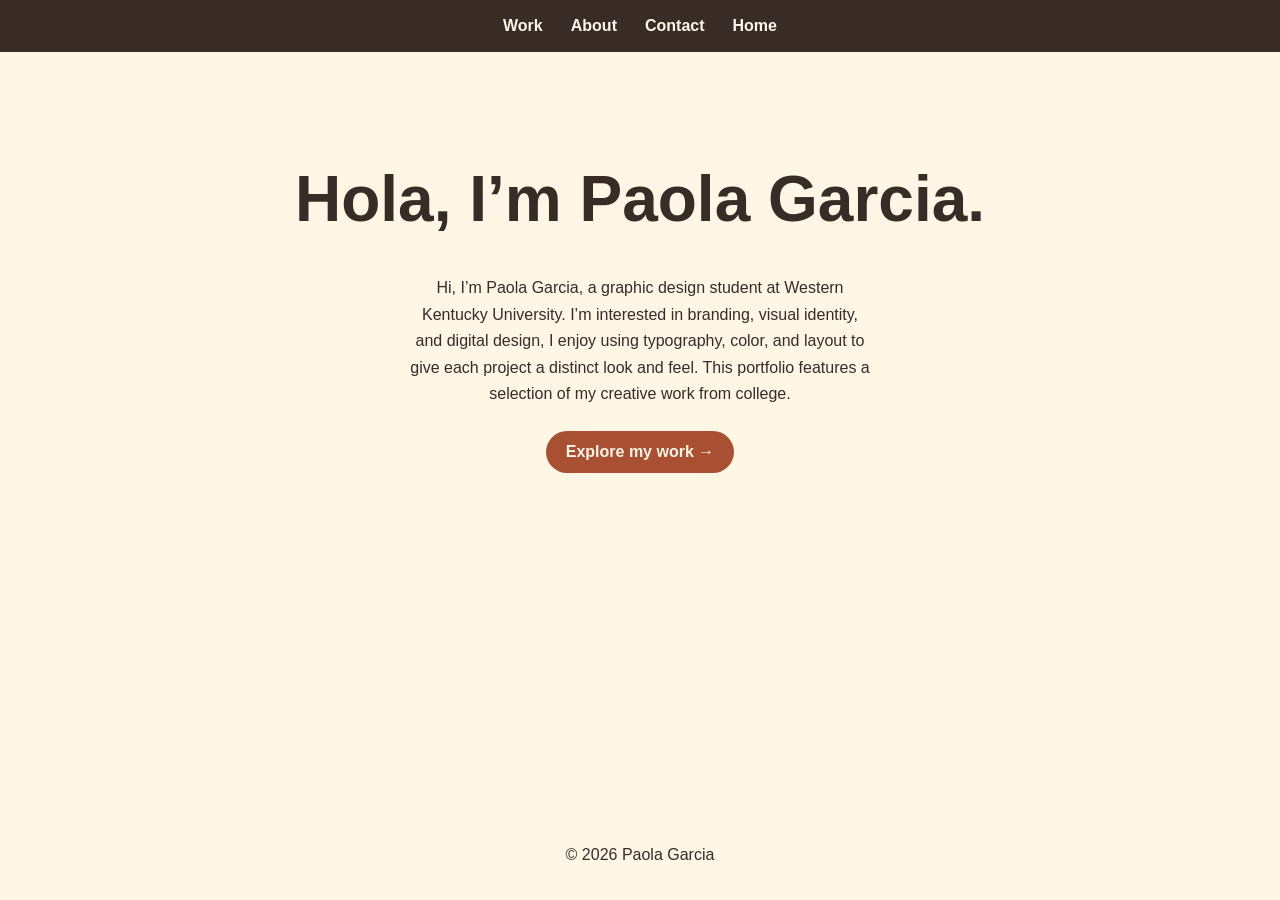
<file: index.html>
<!doctype html>
<html>
<head>
<meta charset="utf-8">
	 <meta name="viewport"
        content="width=device-width, initial-scale=1.0">

  

  <title>Paola Garcia | Portfolio</title>

  <link rel="stylesheet" href="style.css">
<title>Index</title>
</head>

<body class="home-page">
	<body class="home-page">

 
  <header class="site-header">
   

    <!-- Navegación principal del portafolio -->
<nav aria-label="Main navigation">
  <a href="Work.html">Work</a>
  <a href="about.html">About</a>
  <a href="contact.html">Contact</a>
	<a href="index.html#home">Home</a>
</nav>
  </header>

<!-- Presentar mi portafolio en la página de inicio -->
<section class="home-intro">
  <h1>Hola, I’m Paola Garcia.</h1>
  <p>
  Hi, I’m Paola Garcia, a graphic design student at Western Kentucky University. I’m interested in branding, visual identity, and digital design, I enjoy using typography, color, and layout to give each project a distinct look and feel. This portfolio features a selection of my creative work from college.</p>
  <a class="project-button" href="Work.html">Explore my work →</a>
</section>
		
<footer class="home-footer">   <p>© 2026 Paola Garcia</p> </footer>


</body>
</body>
</html>
</file>
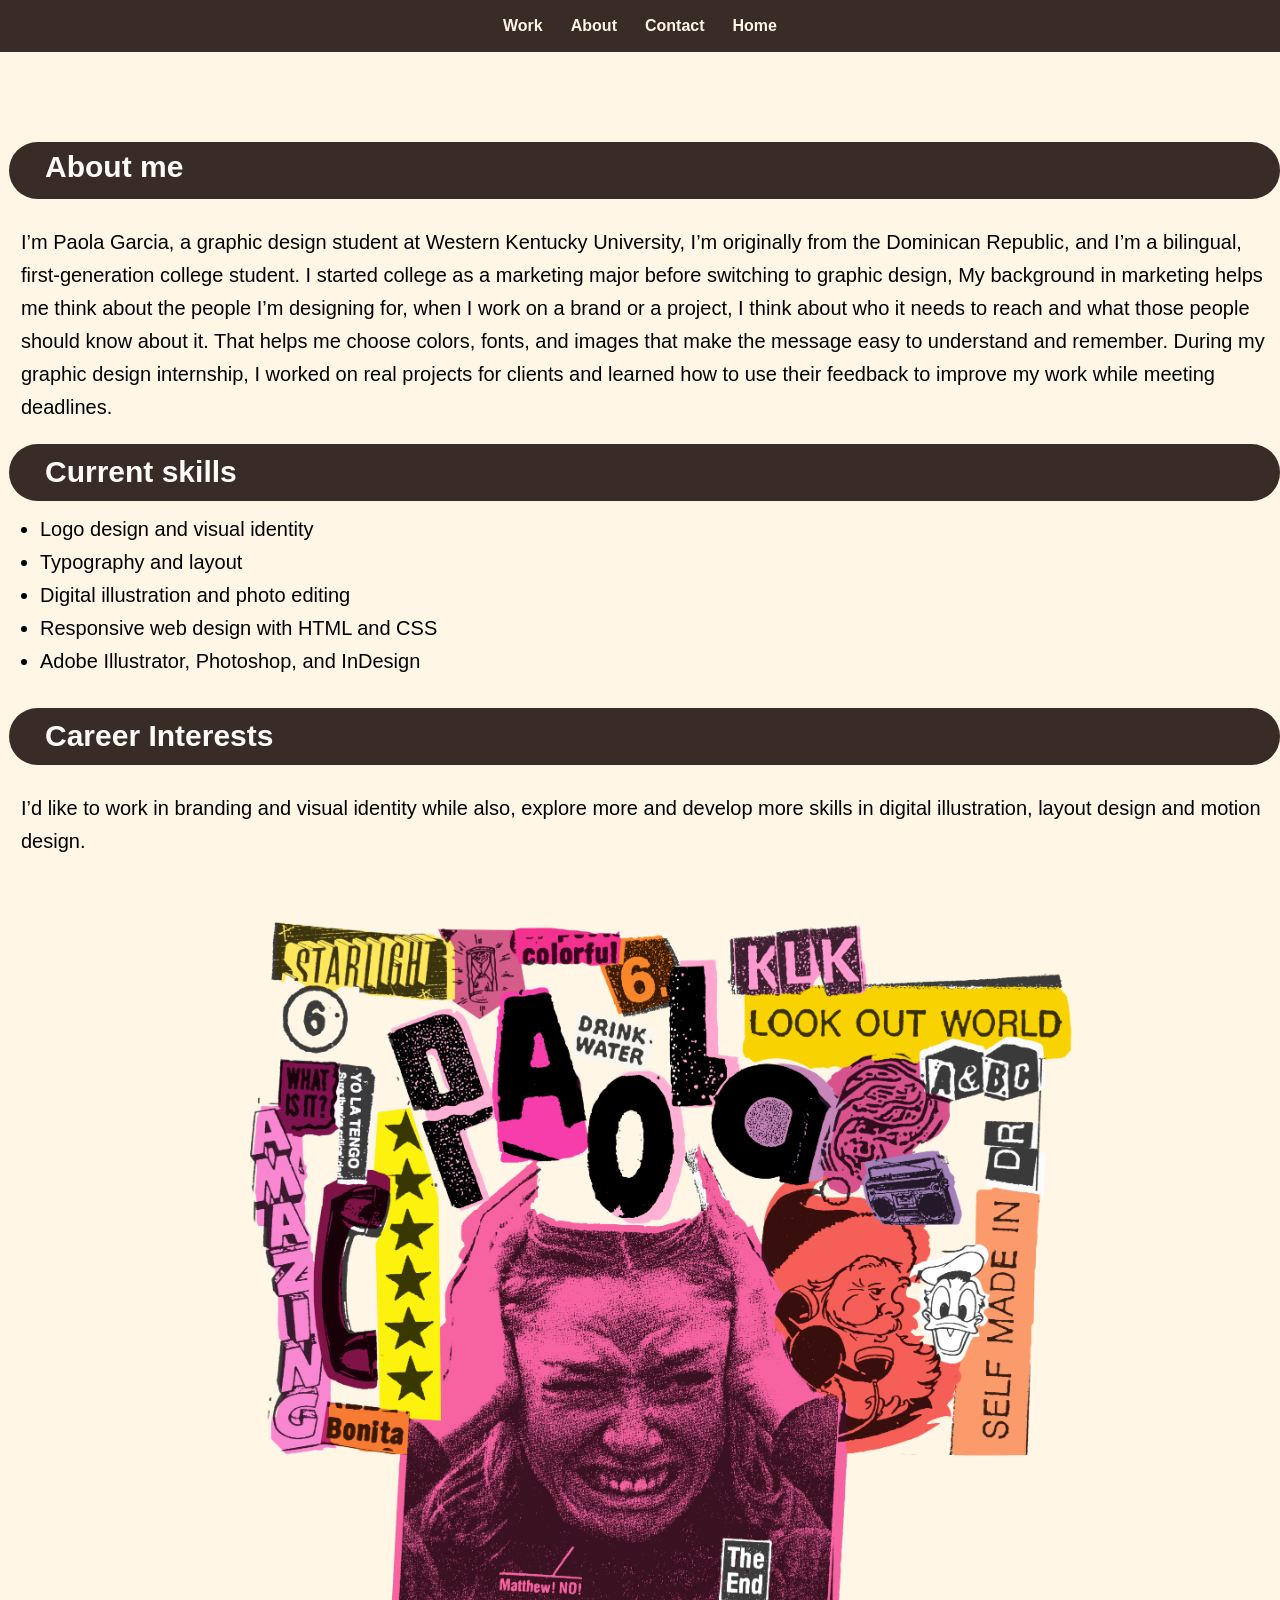
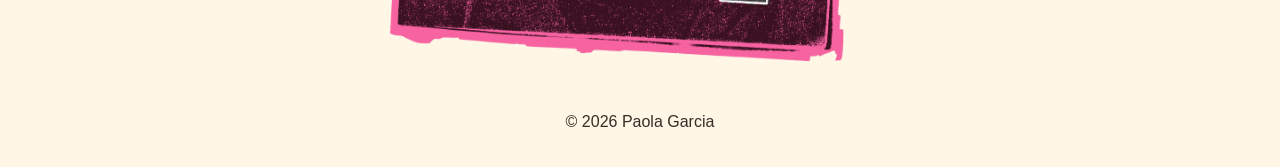
<file: about.html>
<!doctype html>
<html>
<head>
<meta charset="utf-8">
	 <meta name="viewport"
        content="width=device-width, initial-scale=1.0">

  

  <title>About</title>

  <link rel="stylesheet" href="style.css">
<title>about</title>
</head>

<body class="home-page">
	<body class="home-page">

 
  <header class="site-header">
   

    <!-- Navegación principal del portafolio -->
<nav aria-label="Main navigation">
  <a href="Work.html">Work</a>
  <a href="#about">About</a>
  <a href="contact.html">Contact</a>
	<a href="index.html#home">Home</a>
</nav>
  </header>

<!-- Presentar mi portafolio en la página de inicio -->
<section class="aboutpage">
  <h1>About me</h1>
  <p>  
I’m Paola Garcia, a graphic design student at Western Kentucky University, I’m originally from the Dominican Republic, and I’m a bilingual, first-generation college student. I started college as a marketing major before switching to graphic design, My background in marketing helps me think about the people I’m designing for, when I work on a brand or a project, I think about who it needs to reach and what those people should know about it. That helps me choose colors, fonts, and images that make the message easy to understand and remember. During my graphic design internship, I worked on real projects for clients and learned how to use their feedback to improve my work while meeting deadlines.
  </p>

	
</section>
<section class="aboutpage">
  <h2> Current skills</h2>
	<ul>
  <li>Logo design and visual identity</li>
  <li>Typography and layout</li>
  <li>Digital illustration and photo editing</li>
  <li>Responsive web design with HTML and CSS</li>
  <li>Adobe Illustrator, Photoshop, and InDesign</li>
</ul>
		</section>
		
		<section class="aboutpage">
		<h2> Career Interests</h2>
			<p>I’d like to work in branding and visual identity while also, explore more and develop more skills in digital illustration, layout design and motion design.</p>
			
		
		</section>
		<section class="name"> <img  src="assest/name.png" alt=""/> </section>
		
<footer class="home-footer">   <p>© 2026 Paola Garcia</p> </footer>


</body>
</body>
</html>
</file>
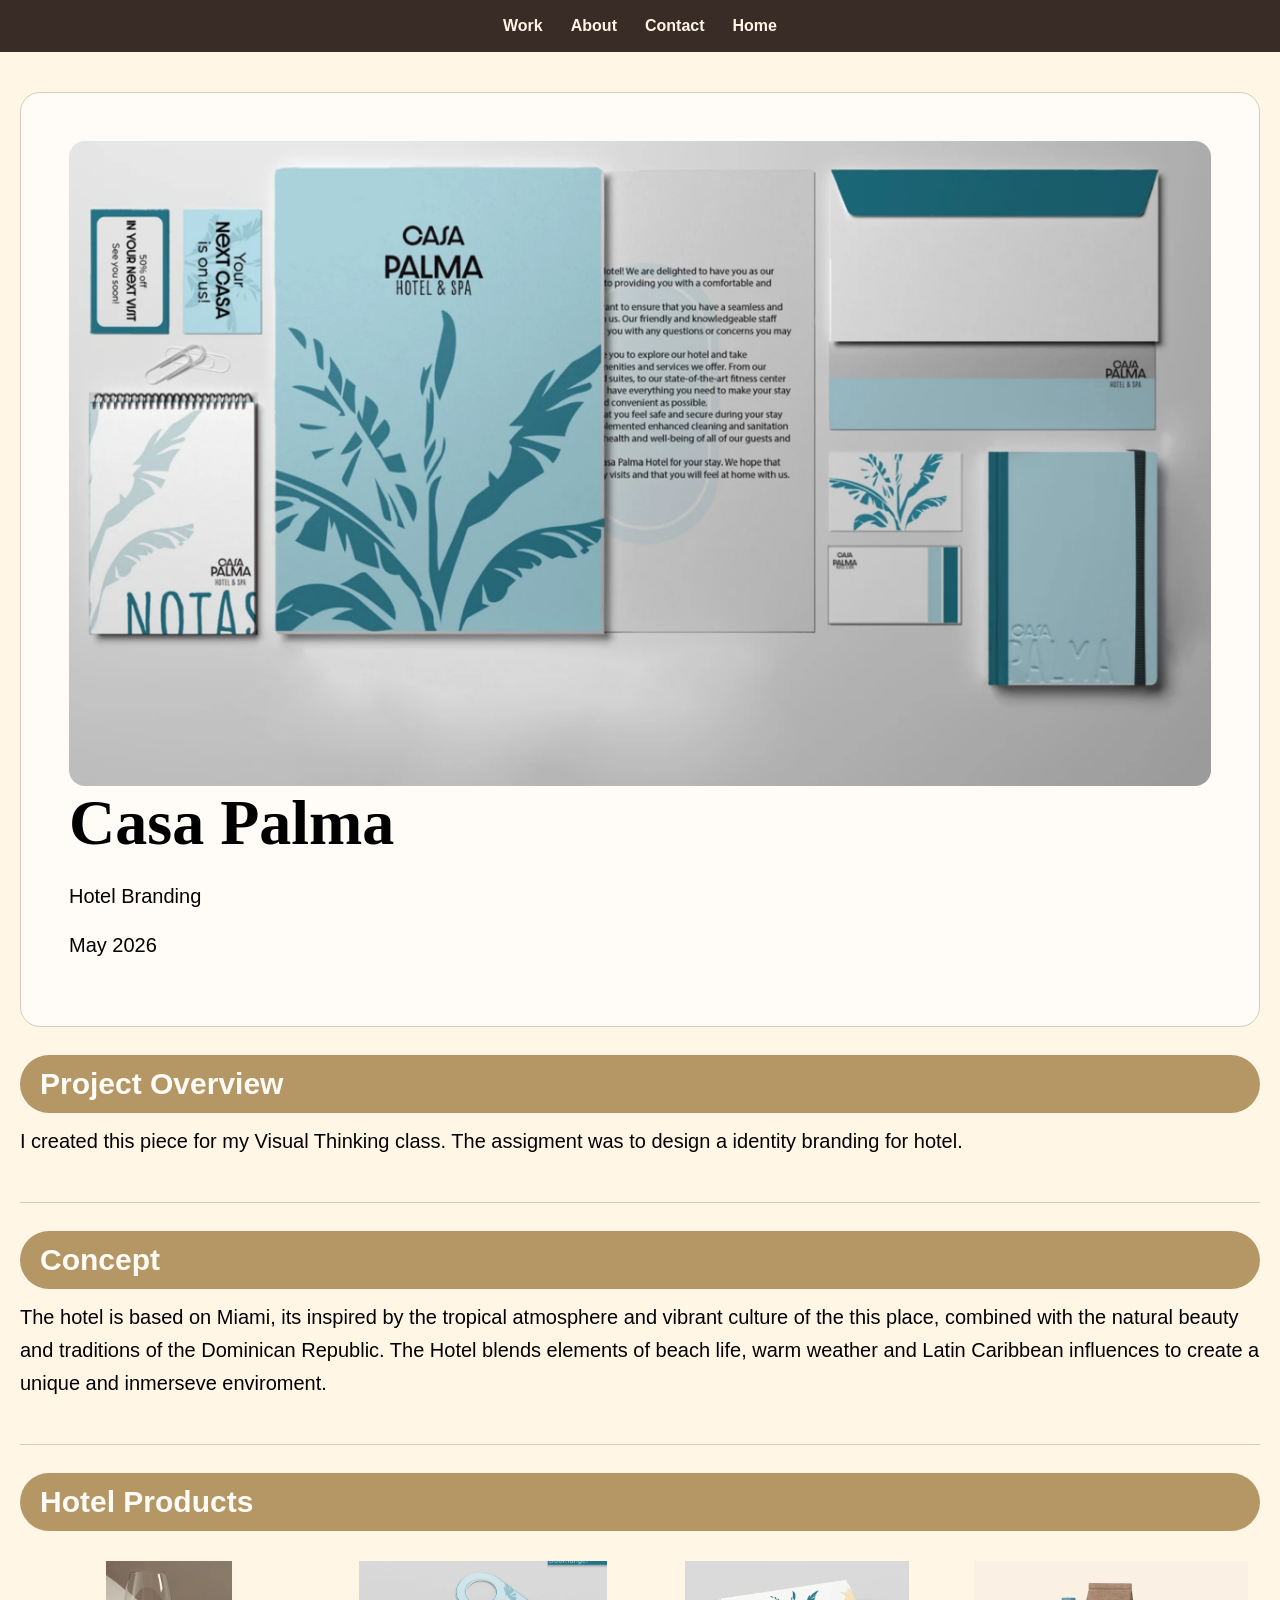
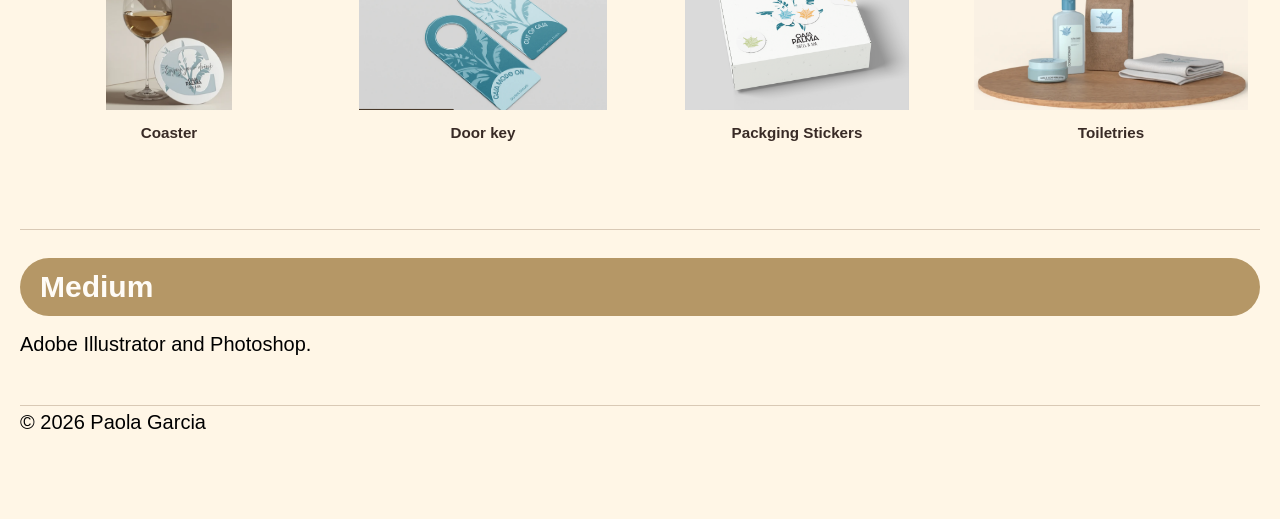
<file: casap.html>
<!doctype html>
<html>
<head>
<meta charset="utf-8">
	<meta name="viewport"
        content="width=device-width, initial-scale=1.0">
	
<title>Casa Palma</title>
	<link rel="stylesheet" href="style.css">
</head>

<body>
	
	<!-- Navegación principal del portafolio -->
<nav aria-label="Main navigation">
  <a href="Work.html" >Work</a>
  <a href="about.html">About</a>
  <a href="contact.html">Contact</a>
	 <a href="index.html#home">Home</a>
</nav>
		
		
		
		
    
	<main class="case-study">
		 <header class="case-study-intro">
		<!-- Mostrar el logotipo del proyecto -->
      <img class="project-pocajontas" src="assest/mucho.png" alt="Casa Palma Brandboard"/>
		
<h1>Casa Palma</h1>
		<p>
    Hotel Branding 
  </p>
			 <p> May 2026</p>
		</header>
		
		<!-- Presentar el proyecto y explicar su propósito -->
<section>
  <h2>Project Overview</h2>
  <p>
    I created this piece for my Visual Thinking class. The assigment was to design a identity branding for hotel.</p>
</section>

<!-- Explicar el problema que aborda el proyecto -->
<section>
  <h2>Concept</h2>
  <p>
  The hotel is based on Miami, its inspired by the tropical atmosphere and vibrant culture of the this place, combined with the natural beauty and traditions of the Dominican Republic. The Hotel blends elements of beach life, warm weather and Latin Caribbean influences to create a unique and inmerseve enviroment.
  </p>
</section>

<!-- Describir mi contribución al proyecto -->

<!-- Mostrar el resultado final -->
<section>
  <h2>Hotel Products</h2>

 
	
<!-- Mostrar tres capturas de Cerca juntas -->
<div class="project-gallery">
  <figure>
     <img src="assest/coaser.png" alt="Casa Palma coaster design"/>
    <figcaption class="project-figure">Coaster</figcaption>
	  
  </figure>

  <figure >
    <img src="assest/door.png" alt="Casa Palma door key design">
    <figcaption >Door key</figcaption>
	
  </figure>
	 <figure>
    <img src="assest/Packaging Box_.png" alt="Casa Palma packging stickers design">
    <figcaption class="project-figure">Packging Stickers</figcaption>
	
  </figure>
	 <figure>
    <img src="assest/bath.png" alt="Casa Palma toiletries design">
    <figcaption class="project-figure">Toiletries</figcaption>
	
  </figure>

  
</div>


</section>

<!-- Reflexionar sobre lo aprendido y las mejoras futuras -->
<section>
  <h2>Medium</h2>
  <p>
  Adobe Illustrator and Photoshop.
  </p>
</section>
		
		<footer class="Footer">   <p>© 2026 Paola Garcia</p> </footer>
</main>
</body>
</html>
</file>
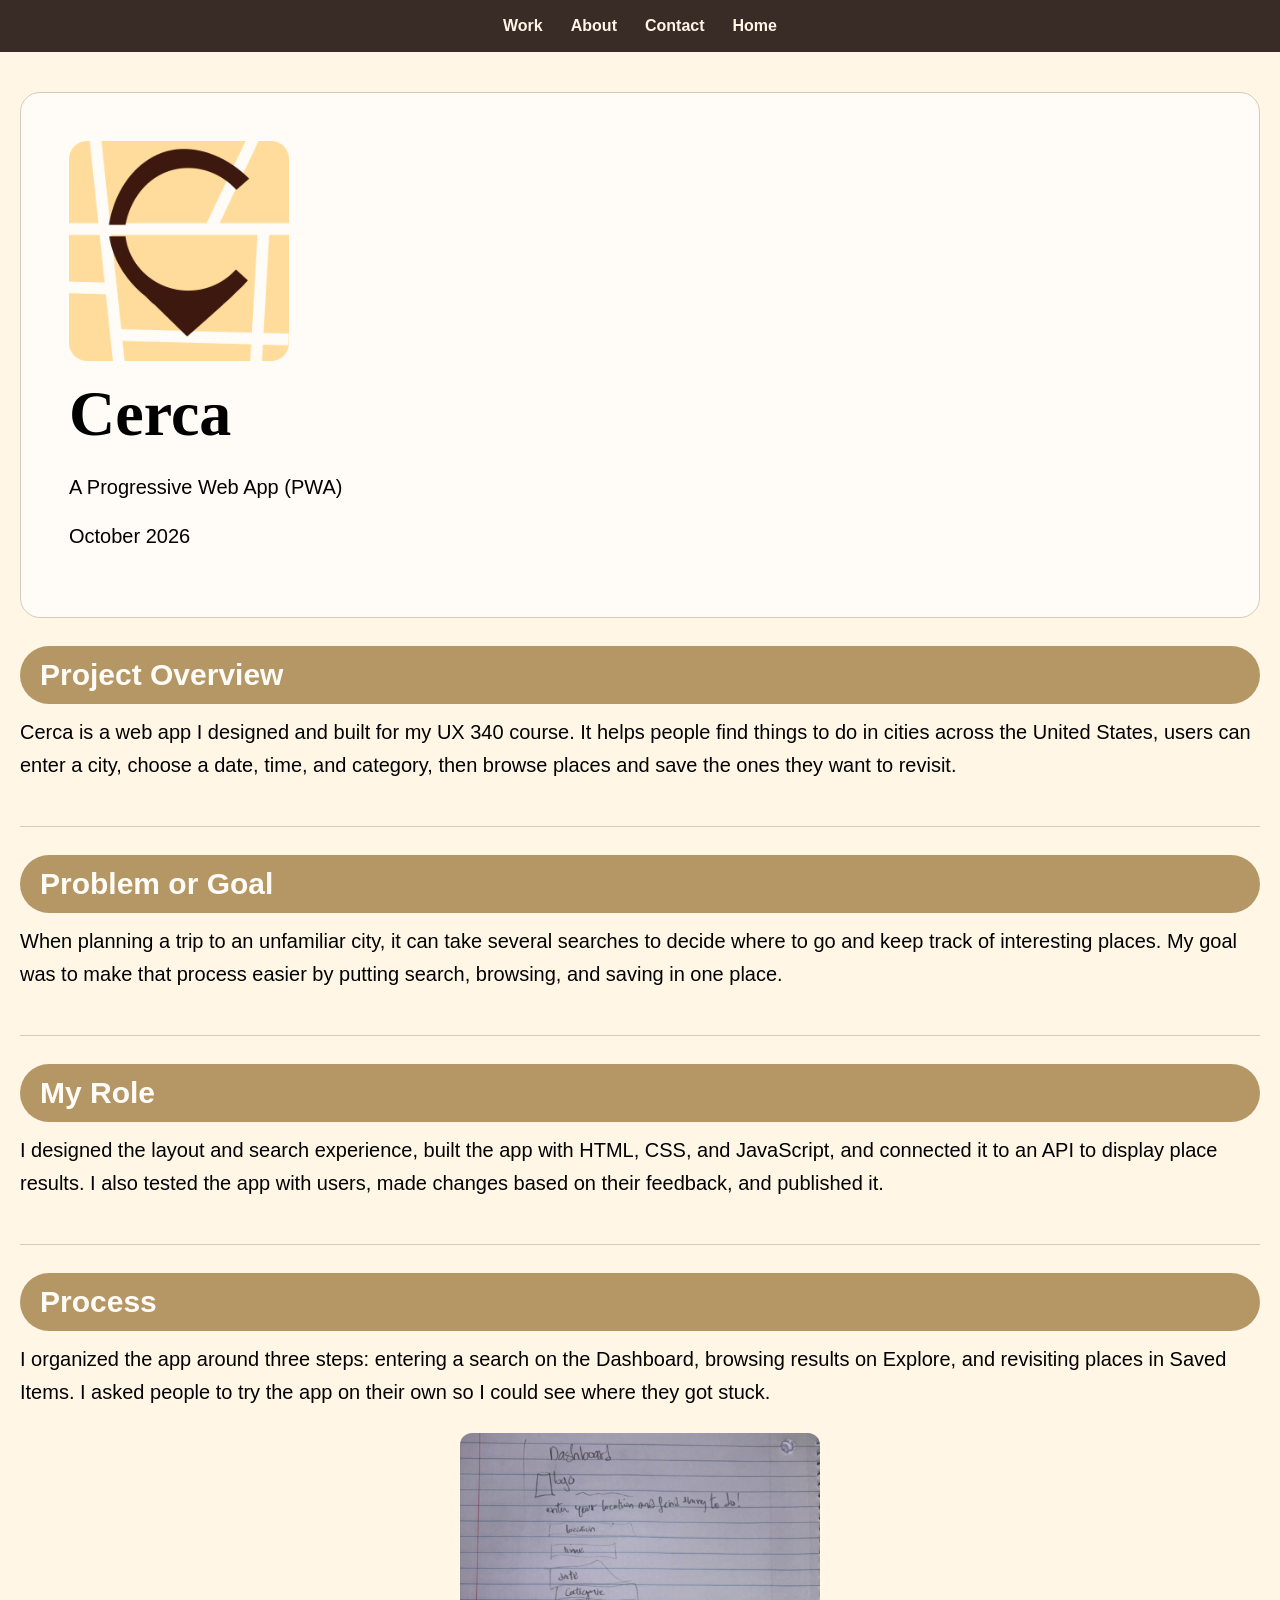
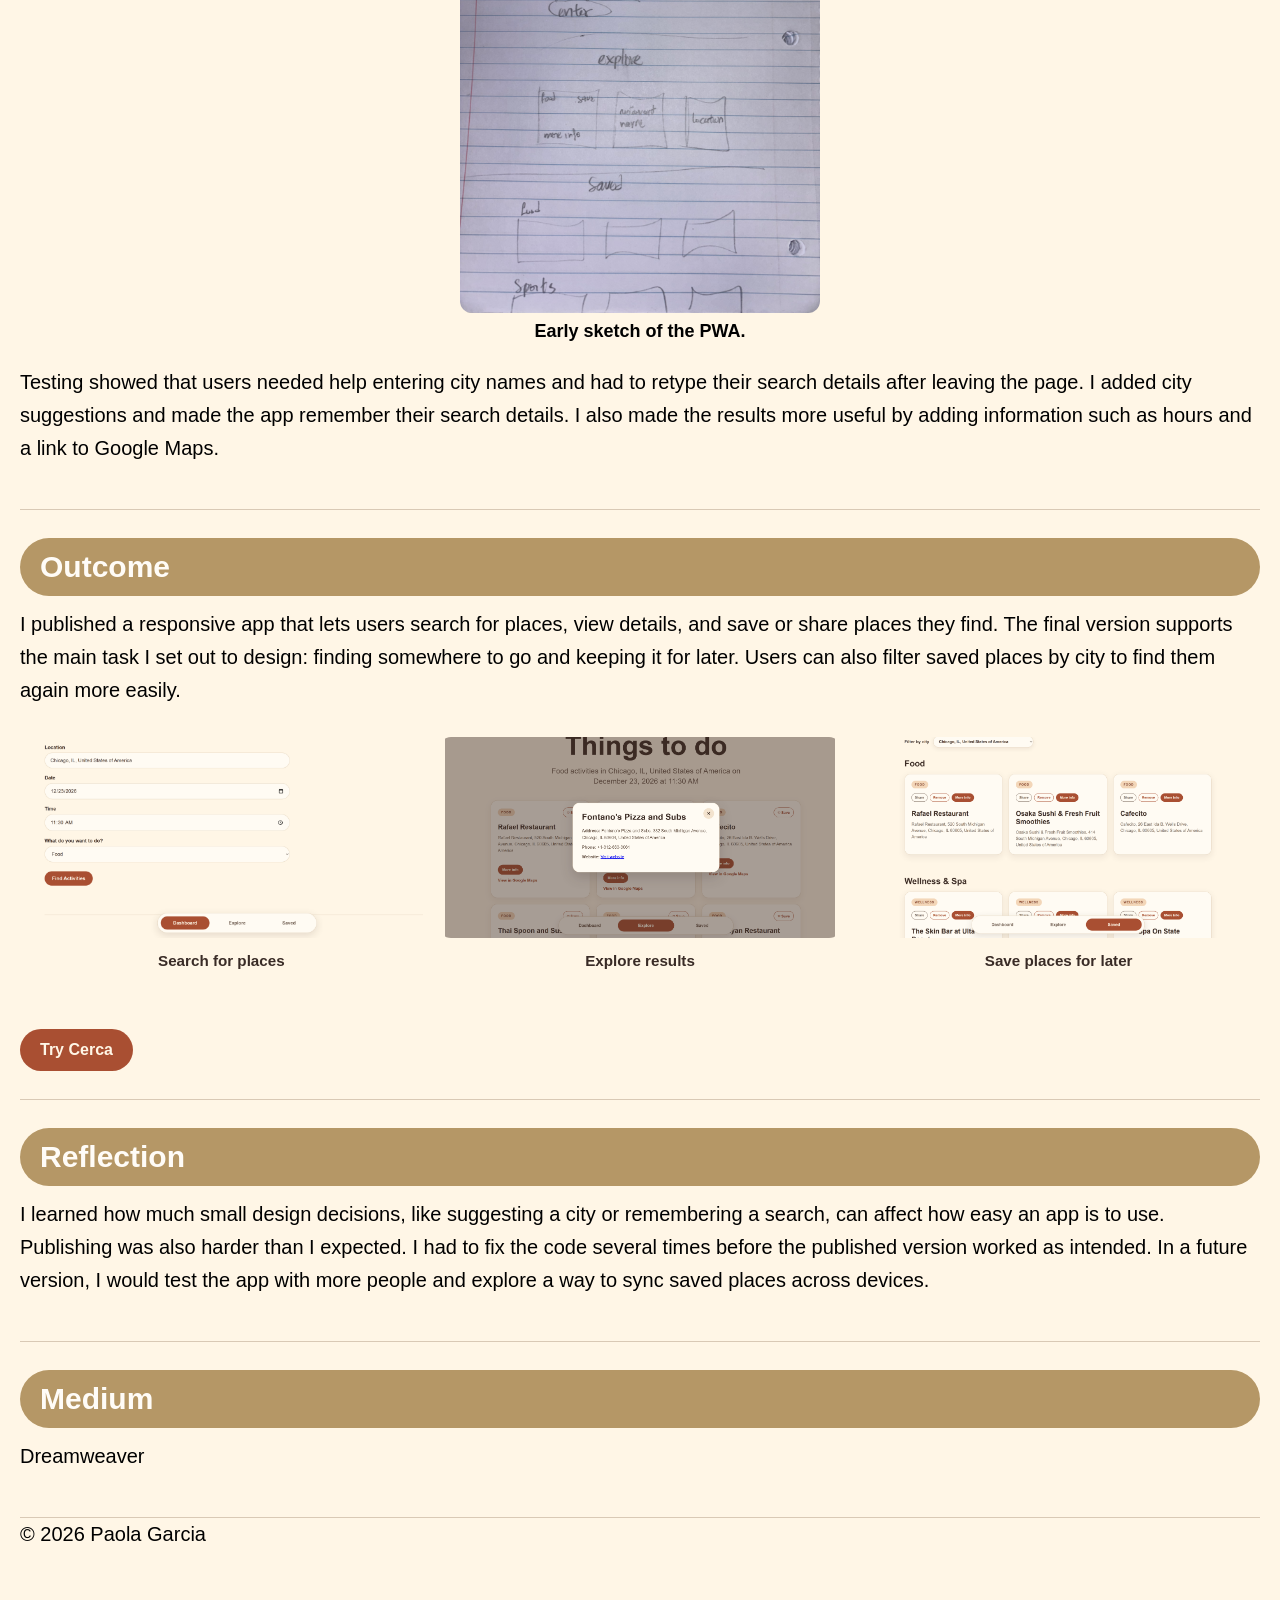
<file: cerca2.html>
<!doctype html>
<html>
<head>
<meta charset="utf-8">
	<meta name="viewport"
        content="width=device-width, initial-scale=1.0">
	
<title>Cerca</title>
	<link rel="stylesheet" href="style.css">
</head>

<body>
	
	<!-- Navegación principal del portafolio -->
<nav aria-label="Main navigation">
  <a href="Work.html" >Work</a>
  <a href="about.html">About</a>
  <a href="contact.html">Contact</a>
	 <a href="index.html#home">Home</a>
</nav>
		
		
		
		
    
	<main class="case-study">
		 <header class="case-study-intro">
		<!-- Mostrar el logotipo del proyecto -->
      <img class="project-logo" src="assest/logo.png" alt="Cerca logo"/>
		
<h1>Cerca</h1>
		<p>
    A Progressive Web App (PWA)
			
  </p>
			 <p> October 2026</p>
		</header>
		
		<!-- Presentar el proyecto y explicar su propósito -->
<section>
  <h2>Project Overview</h2>
  <p>
    Cerca is a web app I designed and built for my UX 340 course.
    It helps people find things to do in cities across the United States,
    users can enter a city, choose a date, time, and category, then
    browse places and save the ones they want to revisit.
  </p>
</section>

<!-- Explicar el problema que aborda el proyecto -->
<section>
  <h2>Problem or Goal</h2>
  <p>
    When planning a trip to an unfamiliar city, it can take several
    searches to decide where to go and keep track of interesting places.
    My goal was to make that process easier by putting search, browsing,
    and saving in one place.
  </p>
</section>

<!-- Describir mi contribución al proyecto -->
<section>
  <h2>My Role</h2>
  <p>
    I designed the layout and search experience, built the app with
    HTML, CSS, and JavaScript, and connected it to an API to display
    place results. I also tested the app with users, made changes
    based on their feedback, and published it.
  </p>
</section>

<!-- Explicar cómo las pruebas influyeron en el diseño -->
<section>
  <h2>Process</h2>
  <p>
    I organized the app around three steps: entering a search on the
    Dashboard, browsing results on Explore, and revisiting places
    in Saved Items. I asked people to try the app on their own so I
    could see where they got stuck.
  </p>
	<!-- Mostrar un boceto del proceso de diseño -->
<figure class="project-figure  project-sketch">
  <img src="assest/sketch.png" alt="Hand-drawn sketch of the Cerca search screen"/>
  <figcaption>Early sketch of the PWA.</figcaption>
</figure>
  <p>
    Testing showed that users needed help entering city names and had
    to retype their search details after leaving the page. I added
    city suggestions and made the app remember their search details.
    I also made the results more useful by adding information such
    as hours and a link to Google Maps.
  </p>
</section>

<!-- Mostrar el resultado final -->
<section>
  <h2>Outcome</h2>
  <p>
    I published a responsive app that lets users search for places,
    view details, and save or share places they find. The final version
    supports the main task I set out to design: finding somewhere to
    go and keeping it for later. Users can also filter saved places
    by city to find them again more easily.
  </p>
	

	
<!-- Mostrar tres capturas de Cerca juntas -->
<div class="project-gallery">
  <figure>
     <img src="assest/cerca1 (1).png" alt="Cerca search screen"/>
    <figcaption>Search for places</figcaption>
  </figure>

  <figure>
    <img src="assest/cerca1 (2).png" alt="Cerca activity search results">
    <figcaption>Explore results</figcaption>
  </figure>

  <figure>
    <img src="assest/cerca1 (3).png" alt="Cerca list of saved places">
    <figcaption>Save places for later</figcaption>
  </figure>
</div>

<!-- Abrir la aplicación publicada -->
<a class="project-button"
   href="https://paolagarciacas10.github.io/Cerca/Mobile%20App/dashboard.html">
  Try Cerca
</a>
</section>

<!-- Reflexionar sobre lo aprendido y las mejoras futuras -->
<section>
  <h2>Reflection</h2>
  <p>
    I learned how much small design decisions, like suggesting a city
    or remembering a search, can affect how easy an app is to use.
    Publishing was also harder than I expected. I had to fix the code
    several times before the published version worked as intended.
    In a future version, I would test the app with more people and
    explore a way to sync saved places across devices.
  </p>
</section>
			<section>
  <h2>Medium</h2>
  <p>
    Dreamweaver
  </p>
	</section>
		
		<footer class="Footer">   <p>© 2026 Paola Garcia</p> </footer>
</main>
</body>
</html>
</file>
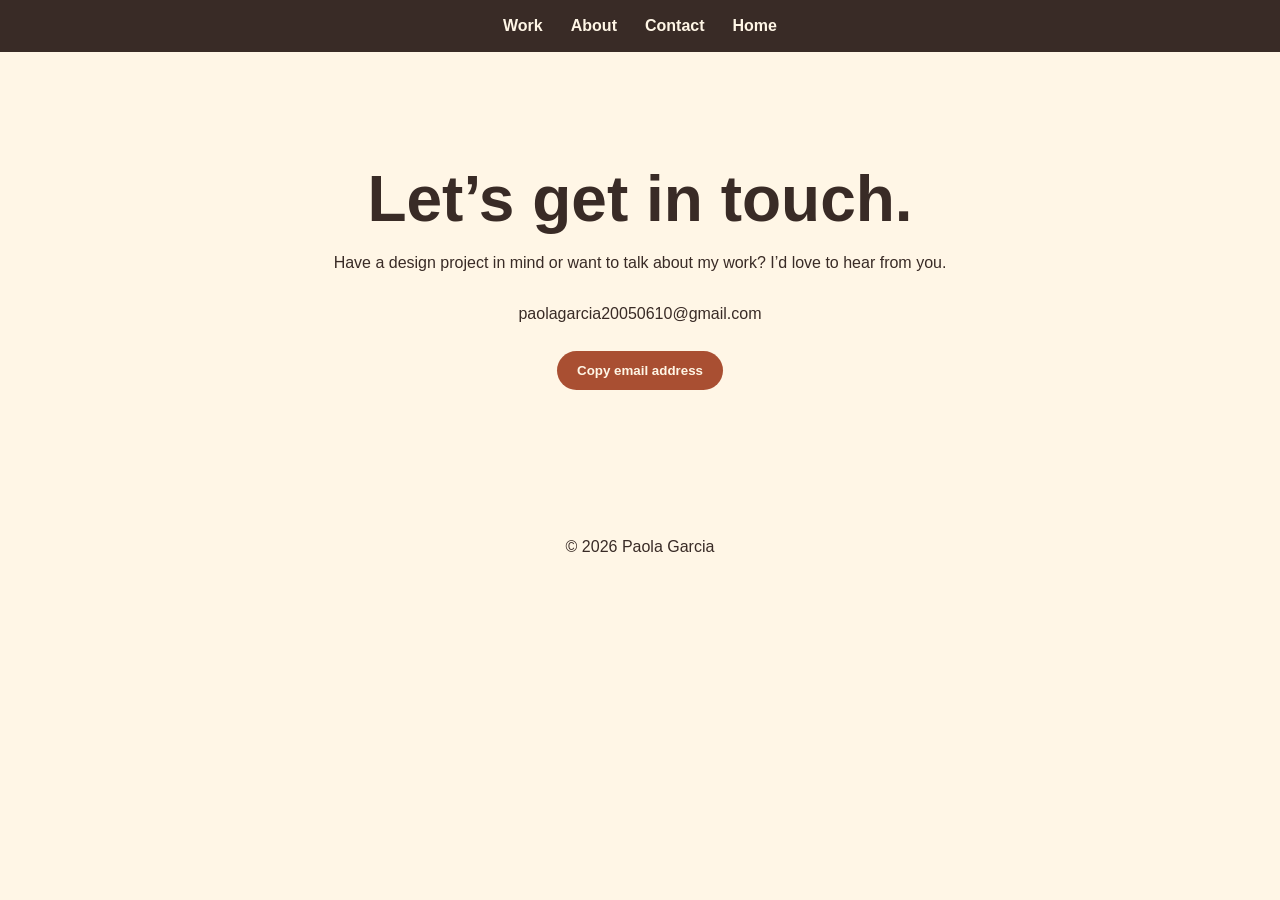
<file: contact.html>
<!doctype html>
<html>
<head>
<meta charset="utf-8">
	<meta name="viewport"
        content="width=device-width, initial-scale=1.0">
	
<title>Cerca</title>
	<link rel="stylesheet" href="style.css">
</head>

<body>
	
	<!-- Navegación principal del portafolio -->
<nav aria-label="Main navigation">
  <a href="Work.html" >Work</a>
  <a href="about.html">About</a>
  <a href="contact.html">Contact</a>
	 <a href="index.html#home">Home</a>
</nav>
		
		
		
		
    
<!-- Presentar la información de contacto -->
<main class="contact-page">
  <h1>Let’s get in touch.</h1>
  <p>
    Have a design project in mind or want to talk about my work?
    I’d love to hear from you.
  </p>

<!-- Mostrar la dirección y permitir que se copie -->
<p><span id="contact-email">paolagarcia20050610@gmail.com</span></p>
<button class="project-button" type="button" id="copy-email">
  Copy email address
</button>


</main>
	<script>
  // Copiar la dirección y mostrar el resultado
  const copyButton = document.querySelector("#copy-email");
  const email = document.querySelector("#contact-email");
  const status = document.querySelector("#copy-status");

  copyButton.addEventListener("click", async () => {
    try {
      await navigator.clipboard.writeText(email.textContent.trim());
      status.textContent = "Email address copied!";
    } catch {
      status.textContent = "Select and copy the email address above.";
    }
  });
</script>
	<footer class="home-footer">   <p>© 2026 Paola Garcia</p> </footer>
</body>
</html>
</file>
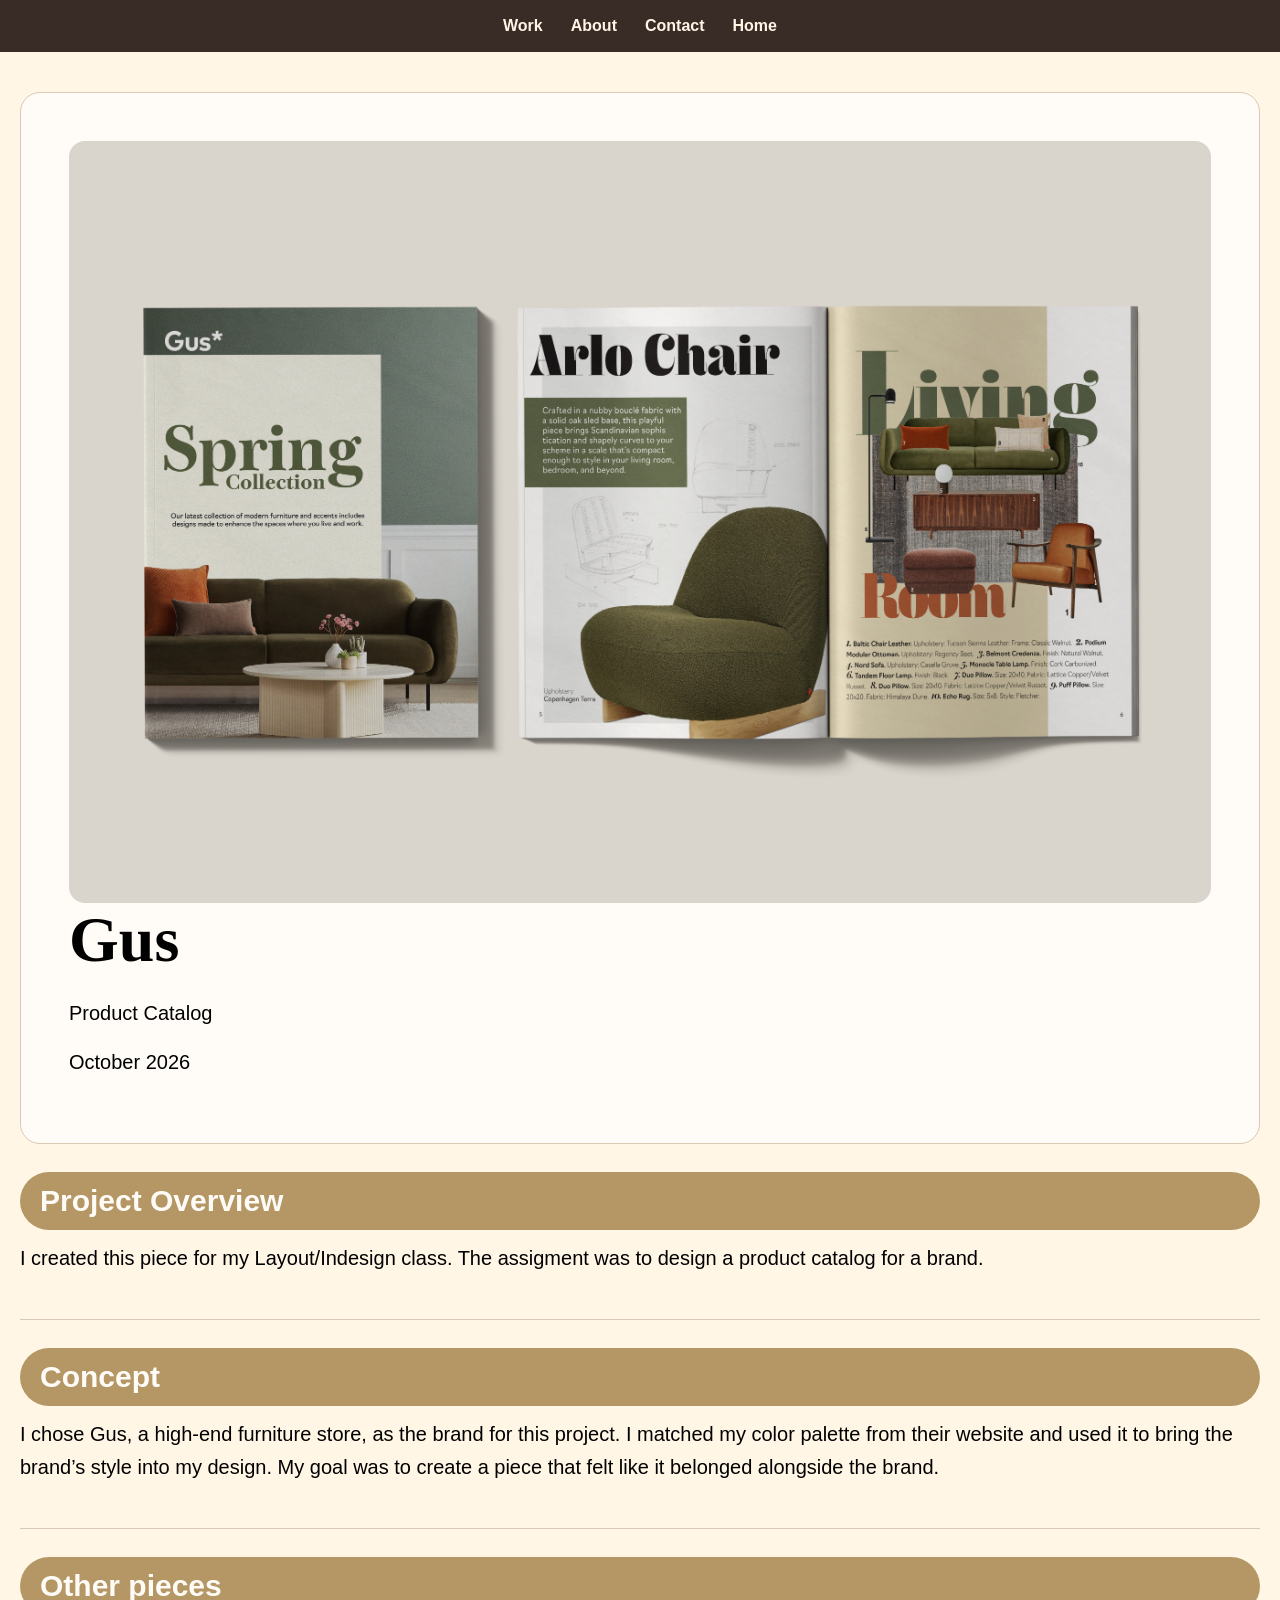
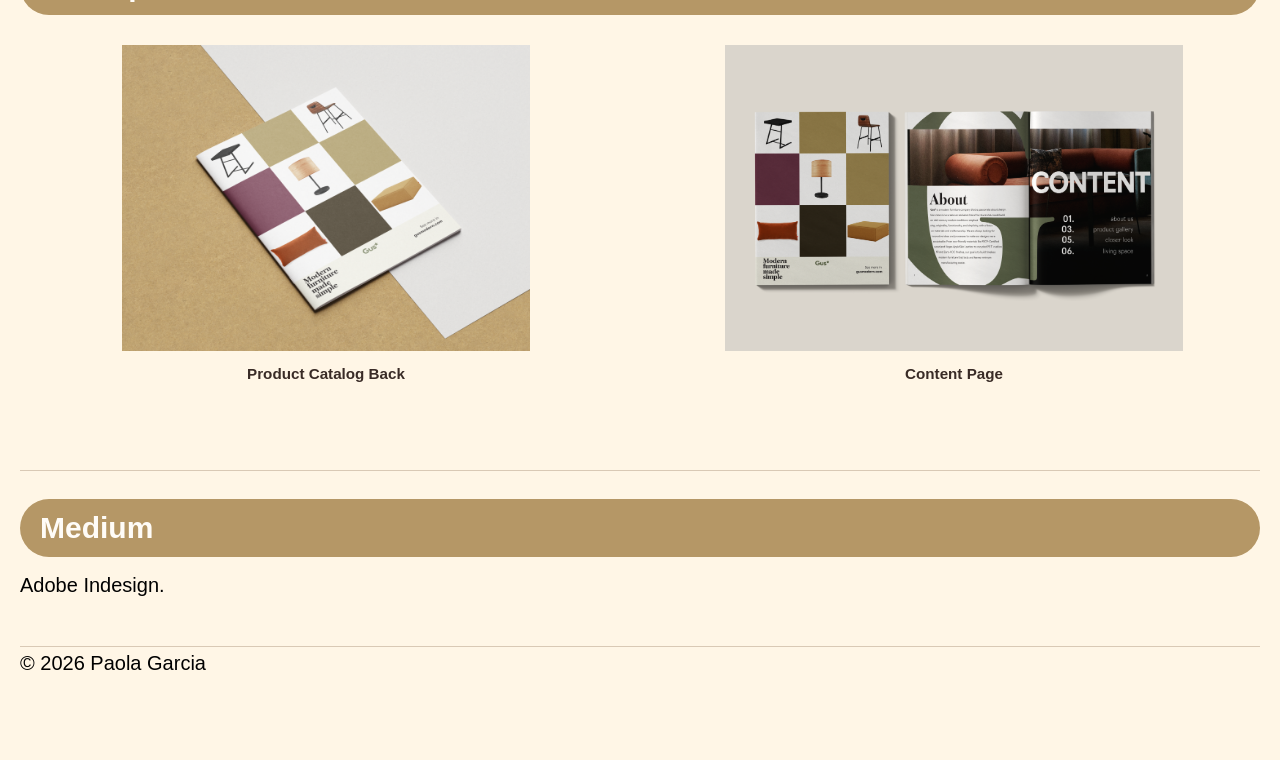
<file: Gus.html>
<!doctype html>
<html>
<head>
<meta charset="utf-8">
	<meta name="viewport"
        content="width=device-width, initial-scale=1.0">
	
<title>Gus</title>
	<link rel="stylesheet" href="style.css">
</head>

<body>
	
	<!-- Navegación principal del portafolio -->
<nav aria-label="Main navigation">
  <a href="Work.html" >Work</a>
  <a href="about.html">About</a>
  <a href="contact.html">Contact</a>
	 <a href="index.html#home">Home</a>
</nav>
		
		
		
		
    
	<main class="case-study">
		 <header class="case-study-intro">
		<!-- Mostrar el logotipo del proyecto -->
      <img class="project-pocajontas" src="assest/magazine-mockups.png" alt="Cerca logo"/>
		
<h1>Gus</h1>
		<p>
    Product Catalog 
  </p>
			 <p> October 2026</p>
		</header>
		
		<!-- Presentar el proyecto y explicar su propósito -->
<section>
  <h2>Project Overview</h2>
  <p>
    I created this piece for my Layout/Indesign class. The assigment was to design a product catalog for a brand.
  </p>
</section>

<!-- Explicar el problema que aborda el proyecto -->
<section>
  <h2>Concept</h2>
  <p>
  I chose Gus, a high-end furniture store, as the brand for this project. I matched my color palette from their website and used it to bring the brand’s style into my design. My goal was to create a piece that felt like it belonged alongside the brand.
  </p>
</section>

<!-- Describir mi contribución al proyecto -->

<!-- Mostrar el resultado final -->
<section>
  <h2>Other pieces</h2>

 
	
<!-- Mostrar tres capturas de Cerca juntas -->
<div class="project-gallery">
  <figure>
     <img src="assest/back.png" alt="Product catalog back"/>
    <figcaption>Product Catalog Back</figcaption>
	  
  </figure>

  <figure>
    <img src="assest/magazine-2.png" alt="Content page">
    <figcaption>Content Page</figcaption>
	
  </figure>

  
</div>


</section>

<!-- Reflexionar sobre lo aprendido y las mejoras futuras -->
<section>
  <h2>Medium</h2>
  <p>
  Adobe Indesign.
  </p>
</section>
		
		<footer class="Footer">   <p>© 2026 Paola Garcia</p> </footer>
</main>
</body>
</html>
</file>
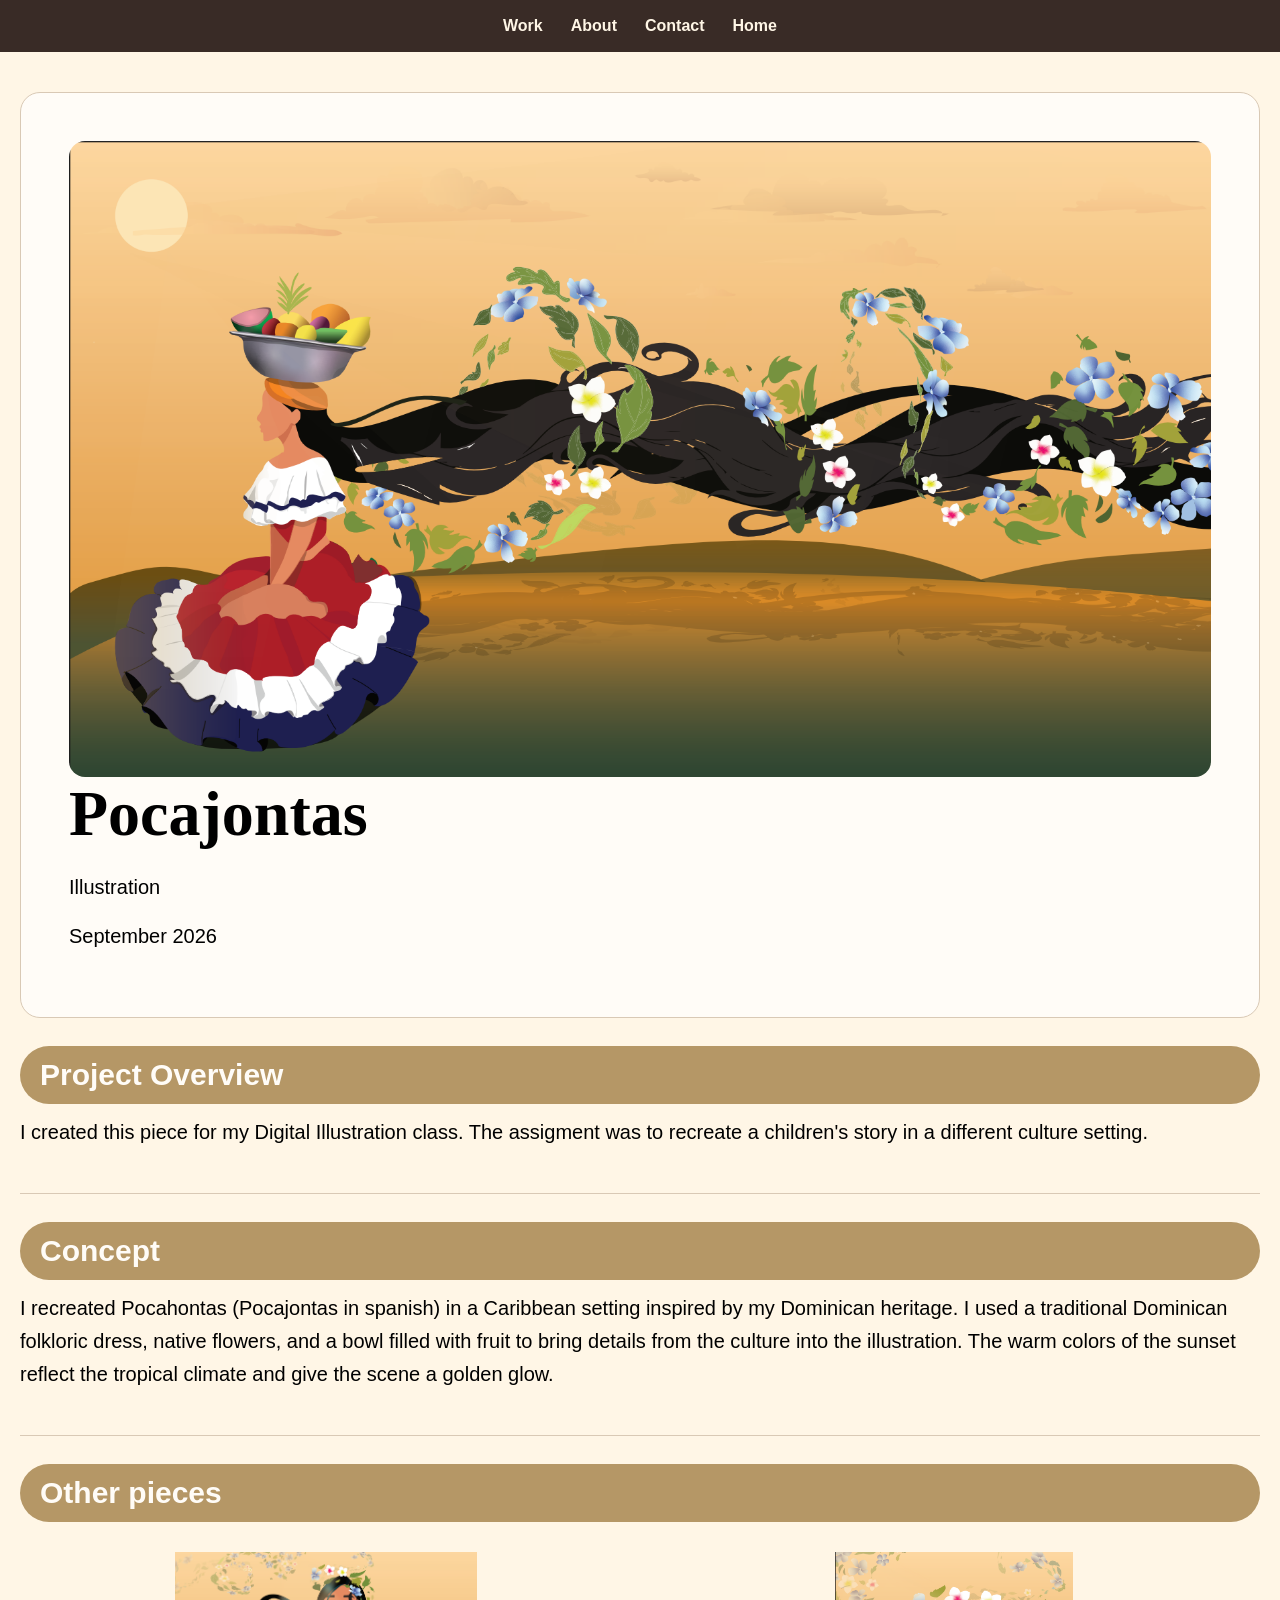
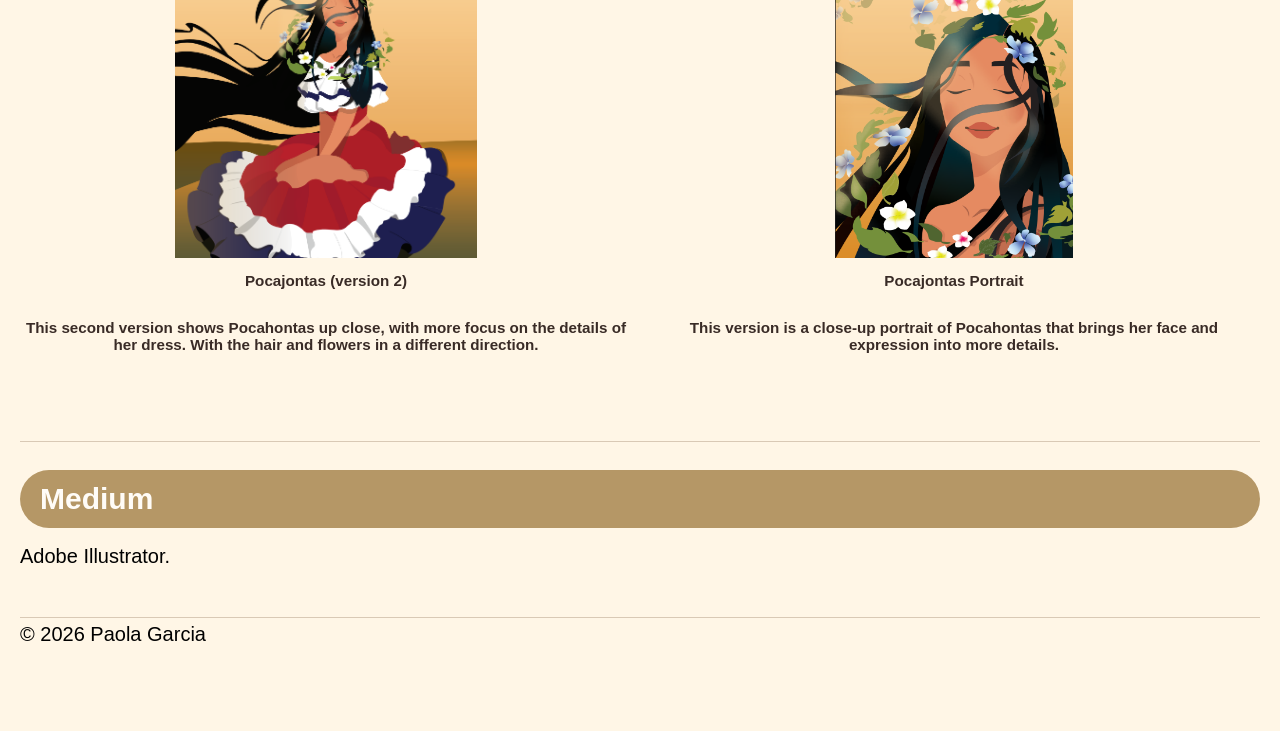
<file: pocajontas.html>
<!doctype html>
<html>
<head>
<meta charset="utf-8">
	<meta name="viewport"
        content="width=device-width, initial-scale=1.0">
	
<title>Pocajontas</title>
	<link rel="stylesheet" href="style.css">
</head>

<body>
	
	<!-- Navegación principal del portafolio -->
<nav aria-label="Main navigation">
  <a href="Work.html" >Work</a>
  <a href="about.html">About</a>
  <a href="contact.html">Contact</a>
	 <a href="index.html#home">Home</a>
</nav>
		
		
		
		
    
	<main class="case-study">
		 <header class="case-study-intro">
		<!-- Mostrar el logotipo del proyecto -->
      <img class="project-pocajontas" src="assest/pocajontas-all.png" alt="Pocajontas illustration"/>
		
<h1>Pocajontas</h1>
		<p>
    Illustration 
  </p>
			 <p> September 2026</p>
		</header>
		
		<!-- Presentar el proyecto y explicar su propósito -->
<section>
  <h2>Project Overview</h2>
  <p>
    I created this piece for my Digital Illustration class. The assigment was to recreate a children's story in  a different culture setting.
  </p>
</section>

<!-- Explicar el problema que aborda el proyecto -->
<section>
  <h2>Concept</h2>
  <p>
   I recreated Pocahontas (Pocajontas in spanish) in a Caribbean setting inspired by my Dominican heritage. I used a traditional Dominican folkloric dress, native flowers, and a bowl filled with fruit to bring details from the culture into the illustration. The warm colors of the sunset reflect the tropical climate and give the scene a golden glow.
  </p>
</section>

<!-- Describir mi contribución al proyecto -->

<!-- Mostrar el resultado final -->
<section>
  <h2>Other pieces</h2>

 
	
<!-- Mostrar tres capturas de Cerca juntas -->
<div class="project-gallery">
  <figure>
     <img class="pocajontas" src="assest/pocajontas-body.png" alt="Pocajontas (2version)"/>
    <figcaption>Pocajontas (version 2)</figcaption>
	  <figcaption class="pocajontas"> This second version shows Pocahontas up close, with more focus on the details of her dress. With the hair and flowers in a different direction. </figcaption>
  </figure>

  <figure>
    <img class="pocajontas" src="assest/pocajontas-portrait.png" alt="Pocajontas portrait">
    <figcaption>Pocajontas Portrait</figcaption>
	  <figcaption class="pocajontas">This version is a close-up portrait of Pocahontas that brings her face and expression into more details. </figcaption>
  </figure>

  
</div>
	

</section>

<!-- Reflexionar sobre lo aprendido y las mejoras futuras -->
<section>
  <h2>Medium</h2>
  <p>
  Adobe Illustrator.
  </p>
</section>
		
		<footer class="Footer">   <p>© 2026 Paola Garcia</p> </footer>
</main>
</body>
</html>
</file>
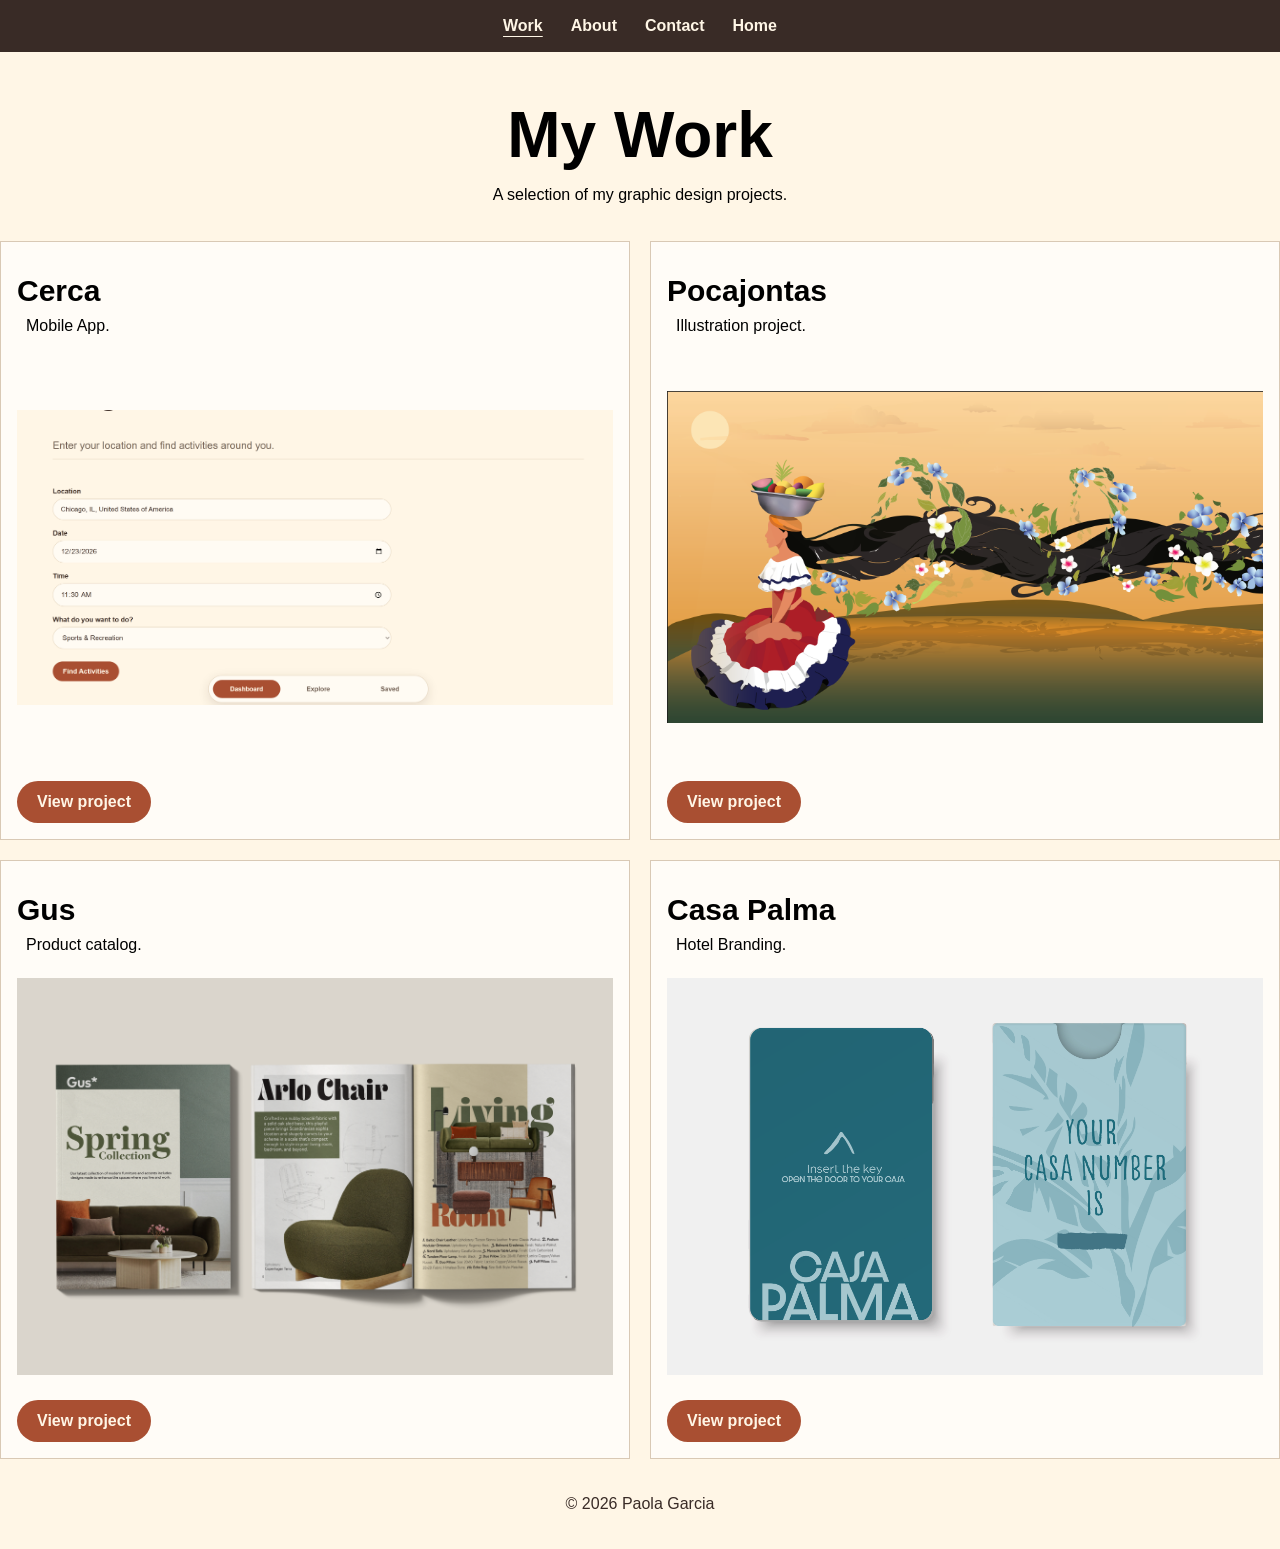
<file: Work.html>
<!doctype html>
<html>
<head>
<meta charset="utf-8">
	<meta name="viewport"
        content="width=device-width, initial-scale=1.0">
	
<title>Work</title>
	<link rel="stylesheet" href="style.css">
</head>

<body>
	
	<!-- Navegación principal del portafolio -->
<nav aria-label="Main navigation">
  <a href="Work.html" aria-current="page">Work</a>
  <a href="about.html">About</a>
  <a href="contact.html">Contact</a>
	 <a href="index.html#home">Home</a>
</nav>
		
		
		
		
    
	<main>
  <!-- Presentar la colección de proyectos -->
		
<header class="work-intro">
  <h1>My Work</h1>
  <p>A selection of my graphic design projects.</p>
</header>
		
		 <! esto para darle nombre en el css "projectgrid">
		<div class="project-grid">
		
		<article>
  <h2>Cerca</h2>
  <p>
    Mobile App.
  </p>
<img src="assest/Cerca-page.png" alt=""/> 
			<!-- Enlace a la página del proyecto Cerca -->
<a class="project-button" href="cerca2.html">View project </a>
</article>
		
		<article>
  <h2>Pocajontas</h2>
<p>Illustration project.</p>
	 
		<img src="assest/pocajontas-all.png" width="1702" height="948" alt=""/>
			<a class="project-button" href="pocajontas.html">View project </a>
		</article>
	  <article>
  <h2>Gus</h2>
  <p>Product catalog.</p>
			
  <img src="assest/magazine-mockups.png" width="5000" height="3335" alt=""/>
		  <a class="project-button" href="Gus.html">View project </a>
</article>
		
		<article>
  <h2>Casa Palma</h2>
  <p>Hotel Branding.</p>
	  <img src="assest/casa palma-key.png" width="4743" height="3162" alt=""/> 
			<a class="project-button" href="casap.html">View project </a>
		</article>
			
		</div>
		
<footer class="home-footer">   <p>© 2026 Paola Garcia</p> </footer>

</main>
</body>
</html>
</file>
<file: style.css>
@charset "utf-8";
.Footer {
}
/*lo de abajo es para que las imagenes no se salgan mas del container*/

img {
  display: block;
  max-width: 100%;
  height: auto;
}

/*lo de abajo es para que las imagenes salgan como columnas*/
.project-grid {
  display: flex;
  flex-wrap: wrap;
  gap: 20px;
}

.project-grid > article {
  box-sizing: border-box;
  flex: 0 0 calc((100% - 20px) / 2);
  min-width: 0;
}

@media (max-width: 600px) {
  .project-grid > article {
    flex-basis: 100%;
  }
}

/* Mostrar dos tarjetas del mismo ancho en pantallas de escritorio */
@media (min-width: 901px) {
  .project-grid > article {
    flex-basis: calc(50% - 10px);
  }
}

/* Dar el mismo tamaño a los espacios de las imágenes */
.project-grid > article > img {
  width: 100%;
  aspect-ratio: 4 / 3;
  object-fit: contain;
  background-color: #FFFCF7;
}

/* Dar fondo, borde y espacio interior a cada tarjeta */
.project-grid > article {
  background-color: #FFFCF7;
  border: 1px solid #D9C9B5;
  padding: 16px;
}



/* Separar el título de la imagen y la descripción */
.project-grid > article > h2 {
    margin: 16px 0 6px;
    font-family: Gotham, "Helvetica Neue", Helvetica, Arial, sans-serif;
    font-size: 30px;
}

/* Quitar el espacio extra debajo de la descripción */
.project-grid > article > p {
    margin-top: 9px;
    margin-right: 9px;
    margin-left: 9px;
    margin-bottom: -1px;
    font-family: Gotham, "Helvetica Neue", Helvetica, Arial, sans-serif;
}

/* Centrar el menú y darle espacio arriba y abajo */
nav[aria-label="Main navigation"] {
  display: flex;
  justify-content: center;
  flex-wrap: wrap;
  gap: 8px 16px;
  padding: 12px 16px;
  background-color: #F2E5D2;
  border-bottom: 1px solid #D9C9B5;
}

/* Dar a cada enlace una zona cómoda para pulsar */
nav[aria-label="Main navigation"] a {
  padding: 10px 16px;
  border-radius: 999px;
  color: #392B26;
  font-size: 1.125rem;
  font-weight: 600;
  text-decoration: none;
}

/* Resaltar el enlace al pasar el cursor */
nav[aria-label="Main navigation"] a:hover {
  background-color: #E8D7BF;
}

/* Marcar la página actual */
nav[aria-label="Main navigation"] a[aria-current="page"] {
  background-color: #392B26;
  color: #FFF6E6;
}

/* Mostrar el foco al navegar con el teclado */
nav[aria-label="Main navigation"] a:focus-visible {
  outline: 2px solid #392B26;
  outline-offset: 3px;
}

/* Limitar el tamaño del logotipo */
.project-logo {
  width: 220px;
  margin-bottom: 16px;
}

/* Dar espacio a las imágenes y sus pies de foto */
.project-figure {
    max-width: 680px;
    margin: 24px 0;
    font-family: Gotham, "Helvetica Neue", Helvetica, Arial, sans-serif
}

.project-figure figcaption {
    margin-top: 8px;
    font-family: "Gill Sans", "Gill Sans MT", "Myriad Pro", "DejaVu Sans Condensed", Helvetica, Arial, sans-serif;
    font-size: 18px;
    font-weight: bold;
	
}

/* Dar al enlace la apariencia de un botón */
.project-button {
    display: inline-block;
    padding: 12px 20px;
    background-color: #A94F32;
    color: #FFF6E6;
    font-weight: 600;
    text-decoration: none;
    border-radius: 999px;
    font-family: Gotham, "Helvetica Neue", Helvetica, Arial, sans-serif;
}

.project-button:hover,
.project-button:focus-visible {
  text-decoration: underline;
}
/* Colocar las tres capturas en una fila */
.project-gallery {
  display: flex;
  gap: 16px;
  margin: 30px 0;
}

.project-gallery > figure {
    flex: 1 1 0;
    min-width: 0;
    margin: 0;
    border-width: 0px;
	border-radius: 16px
}

/* Dar el mismo tamaño a las capturas sin recortarlas */
/* Usar marcos horizontales para las capturas */
.project-gallery img {
  width: 100%;
  height: auto;
  aspect-ratio: 2 / 1;
  object-fit: contain;
  
  border-radius: 16px;
}
.pocajontas{
	border-radius: 30px
}
/* Centrar los pies de foto debajo de las capturas */
.project-gallery figcaption {
    margin-top: 14px;
    text-align: center;
    font-size: 0.95rem;
    font-weight: bold;
    color: #392B26;
    font-family: Gotham, "Helvetica Neue", Helvetica, Arial, sans-serif;
    margin-bottom: 30px;
}
/* Colocar una captura por fila en pantallas pequeñas */
@media (max-width: 600px) {
  .project-gallery {
    flex-direction: column;
  }
}
/* Aplicar un fondo crema a todas las páginas del portafolio */
body {
  background-color: #FFFBF3;
}
/* Centrar el contenido y dejar espacio a los lados */
.case-study {
  max-width: none;
  margin: 0 auto;
  padding: 40px 20px 64px;
}

/* Dar un fondo suave a la introducción */
.case-study-intro {
  padding: clamp(20px, 5vw, 48px);
  background-color: #FFFCF7;
  border: 1px solid #D9C9B5;
  border-radius: 20px;
}

.case-study-intro h1 {
  margin: 0 0 20px;
  font-size: clamp(2.5rem, 6vw, 4rem);
}

.pocajontas{
    font-family: Gotham, "Helvetica Neue", Helvetica, Arial, "sans-serif" normal;
    font-weight: 100;
}
/* Usar el mismo estilo para los títulos y párrafos */
.case-study h2 {
    margin: 0 0 12px;
    color: #FFFCF7;
    font-family: Gotham, "Helvetica Neue", Helvetica, Arial, sans-serif;
    font-size: 30px;
    display: block;
    padding: 12px 20px;
    font-weight: 700;
    text-decoration: none;
    border-radius: 958px;
    background-color: #B59766;
}
.project-pocajontas {
	border-radius: 16px
}

.case-study p {
    max-width: none;
    margin: 0 0 16px;
    line-height: 1.65;
    font-family: Gotham, "Helvetica Neue", Helvetica, Arial, sans-serif;
    font-size: 20px;
}

/* Separar las secciones con espacio y una línea fina */
.case-study > section {
  padding: 28px 0;
  border-bottom: 1px solid #D9C9B5;
}

/* Redondear los bordes de las imágenes del proyecto */
.case-study figure img {
  border-radius: 12px;
}
/* Centrar el boceto y su pie de foto */
.project-sketch {
  max-width: 360px;
  margin: 24px auto;
  text-align: center;
}

.project-sketch img {
  margin-inline: auto;
}
/* Crear una barra de navegación delgada y centrada */
nav[aria-label="Main navigation"] {
  display: flex;
  justify-content: center;
  flex-wrap: wrap;
  gap: 0 12px;
  box-sizing: border-box;
  width: 100%;
  padding: 4px 12px;
  background-color: #392B26;
  border: 0;
}

/* Estilizar los enlaces del menú */
nav[aria-label="Main navigation"] a {
    padding: 10px 8px;
    color: #FFF6E6;
    font-family: Gotham, "Helvetica Neue", Helvetica, Arial, sans-serif;
    font-size: 1rem;
    font-weight: 600;
    line-height: 1.5;
    text-decoration: none;
    border-radius: 0;
}

/* Subrayar el enlace activo o seleccionado */
nav[aria-label="Main navigation"] a:hover,
nav[aria-label="Main navigation"] a:focus-visible,
nav[aria-label="Main navigation"] a[aria-current="page"] {
  text-decoration: underline;
  text-underline-offset: 5px;
}

/* Mostrar el foco al navegar con el teclado */
nav[aria-label="Main navigation"] a:focus-visible {
  outline: 2px solid #FFF6E6;
  outline-offset: -2px;
}
/* Centrar el contenido de la página de contacto */
.contact-page {
  max-width: 620px;
  margin: 0 auto;
  padding: clamp(48px, 10vw, 112px) 20px;
  text-align: center;
  color: #392B26;
}

.contact-page h1 {
    margin: 0 0 16px;
    font-size: clamp(2.25rem, 6vw, 4rem);
    line-height: 1.1;
    font-family: Gotham, "Helvetica Neue", Helvetica, Arial, sans-serif;
}

.contact-page p {
    margin: 0 auto 24px;
    line-height: 1.65;
    font-family: Gotham, "Helvetica Neue", Helvetica, Arial, sans-serif;
}
/* Quitar el margen exterior de la página */
body {
  margin: 0;
  background-color: #FFF6E6;
}
/* Quitar el borde del botón de copiar correo */
#copy-email {
  border: none;
}
/* Centrar la presentación y darle espacio */
.home-intro {
  max-width: 720px;
  margin: 0 auto;
  padding: clamp(48px, 10vw, 112px) 20px;
  text-align: center;
  font-family: Arial, Helvetica, sans-serif;
  color: #392B26;
}

/* Ajustar el tamaño del título según la pantalla */
.home-intro h1 {
  margin: 0 0 16px;
  font-size: clamp(2.25rem, 6vw, 4rem);
  line-height: 1.1;
}

/* Separar la descripción del botón */
.home-intro p {
    max-width: 52ch;
    margin-top: 41px;
    margin-right: auto;
    margin-left: auto;
    margin-bottom: 24px;
    line-height: 1.65;
}

/* Usar la misma tipografía en el botón y quitar el borde */
.home-intro .project-button {
  font-family: inherit;
  border: none;
}

/* Centrar el aviso de derechos de autor */
.home-footer {
  padding: 20px;
  text-align: center;
  font-family: Arial, Helvetica, sans-serif;
  color: #392B26;
}
/* Mantener el pie de página al fondo de la pantalla */
.home-page {
  min-height: 100vh;
  
  display: flex;
  flex-direction: column;
}

.home-page > .home-footer {
  margin-top: auto;
}
/* Unificar la tipografía y el color de la página de proyectos */
.work-page main {
  padding: 0 20px 48px;
  font-family: Arial, Helvetica, sans-serif;
  color: #392B26;
}

/* Centrar el título y la introducción */
.work-intro {
  padding: 48px 0 32px;
  text-align: center;
}

.work-intro h1 {
    margin: 0 0 12px;
    font-size: clamp(2.25rem, 6vw, 4rem);
    line-height: 1.1;
    font-family: Gotham, "Helvetica Neue", Helvetica, Arial, sans-serif;
    font-weight: 700;
}

.work-intro p {
    margin: 0 auto;
    max-width: 52ch;
    line-height: 1.65;
    font-family: Gotham, "Helvetica Neue", Helvetica, Arial, sans-serif;
}

/* Suavizar las esquinas de las tarjetas y sus imágenes */
.work-page .project-grid > article {
  border-radius: 16px;
}

.work-page .project-grid > article > img {
  border-radius: 10px;
}

/* Separar el botón de la descripción */
.work-page .project-button {
  margin-top: 16px;
  font-family: inherit;
}
/* Dar a las tarjetas el mismo fondo, borde y espacio interior */
.work-page .project-grid > article {
  display: flex;
  flex-direction: column;
  padding: 16px;
  background-color: #FFFCF7;
  border: 1px solid #D9C9B5;
  border-radius: 16px;
}

/* Usar un fondo suave detrás de cada imagen */
.work-page .project-grid > article > img {
  background-color: #F2E5D2;
  border-radius: 10px;
}

/* Unificar el espacio y el tamaño de los títulos */
.work-page .project-grid > article > h2 {
  margin: 16px 0 8px;
  font-size: 1.5rem;
}

/* Dejar espacio entre la descripción y el botón */
.work-page .project-grid > article > p {
  margin: 0 0 20px;
  line-height: 1.55;
}

/* Alinear los botones al fondo de las tarjetas */
.work-page .project-grid > article > .project-button {
  align-self: flex-start;
  margin-top: auto;
}
.project-gallery2 {
  display: grid;
  grid-template-columns: repeat(2, minmax(0, 220px));
  justify-content: center;
  gap: 16px;
}

.project-gallery2 figure {
  margin: 0;
  text-align: center;
}

.project-gallery2 img {
  display: block;
  width: 100%;
  height: auto;
  aspect-ratio: 4 / 3;
  object-fit: cover;
  border-radius: 12px;
}
.aboutpage h2 {
    margin-top: 0;
    margin-right: 0;
    margin-left: 9px;
    margin-bottom: 12px;
    color: #FFFCF7;
    font-family: Gotham, "Helvetica Neue", Helvetica, Arial, sans-serif;
    font-size: 30px;
    display: block;
    padding-top: 11px;
    padding-right: 20px;
    padding-left: 36px;
    padding-bottom: 12px;
    font-weight: 700;
    text-decoration: none;
    border-radius: 958px;
    background-color: #392B26;
}
.aboutpage p {
    max-width: none;
    margin-top: 17px;
    margin-right: 0;
    margin-left: 0;
    margin-bottom: 20px;
    line-height: 1.65;
    font-family: Gotham, "Helvetica Neue", Helvetica, Arial, sans-serif;
    font-size: 20px;
    padding-left: 21px;
    padding-top: 10px;
    padding-right: 14px;
}
.aboutpage ul {
    max-width: none;
    margin-top: 5px;
    margin-right: 0;
    margin-left: 0;
    margin-bottom: 30px;
    line-height: 1.65;
    font-family: Gotham, "Helvetica Neue", Helvetica, Arial, sans-serif;
    font-size: 20px
}
.aboutpage h1 {
    margin-top: 90px;
    margin-right: 0;
    margin-left: 9px;
    margin-bottom: 16px;
    color: #FFFCF7;
    font-family: Gotham, "Helvetica Neue", Helvetica, Arial, sans-serif;
    font-size: 30px;
    display: block;
    padding-top: 8px;
    padding-right: 20px;
    padding-left: 36px;
    padding-bottom: 15px;
    font-weight: 700;
    text-decoration: none;
    border-radius: 958px;
    background-color: #392B26;
}
.name img {
    display: block;
    max-width: 70%;
    height: auto;
    margin-left: 171px;
    margin-top: 22px;
    padding-left: 31px;
}
</file>
